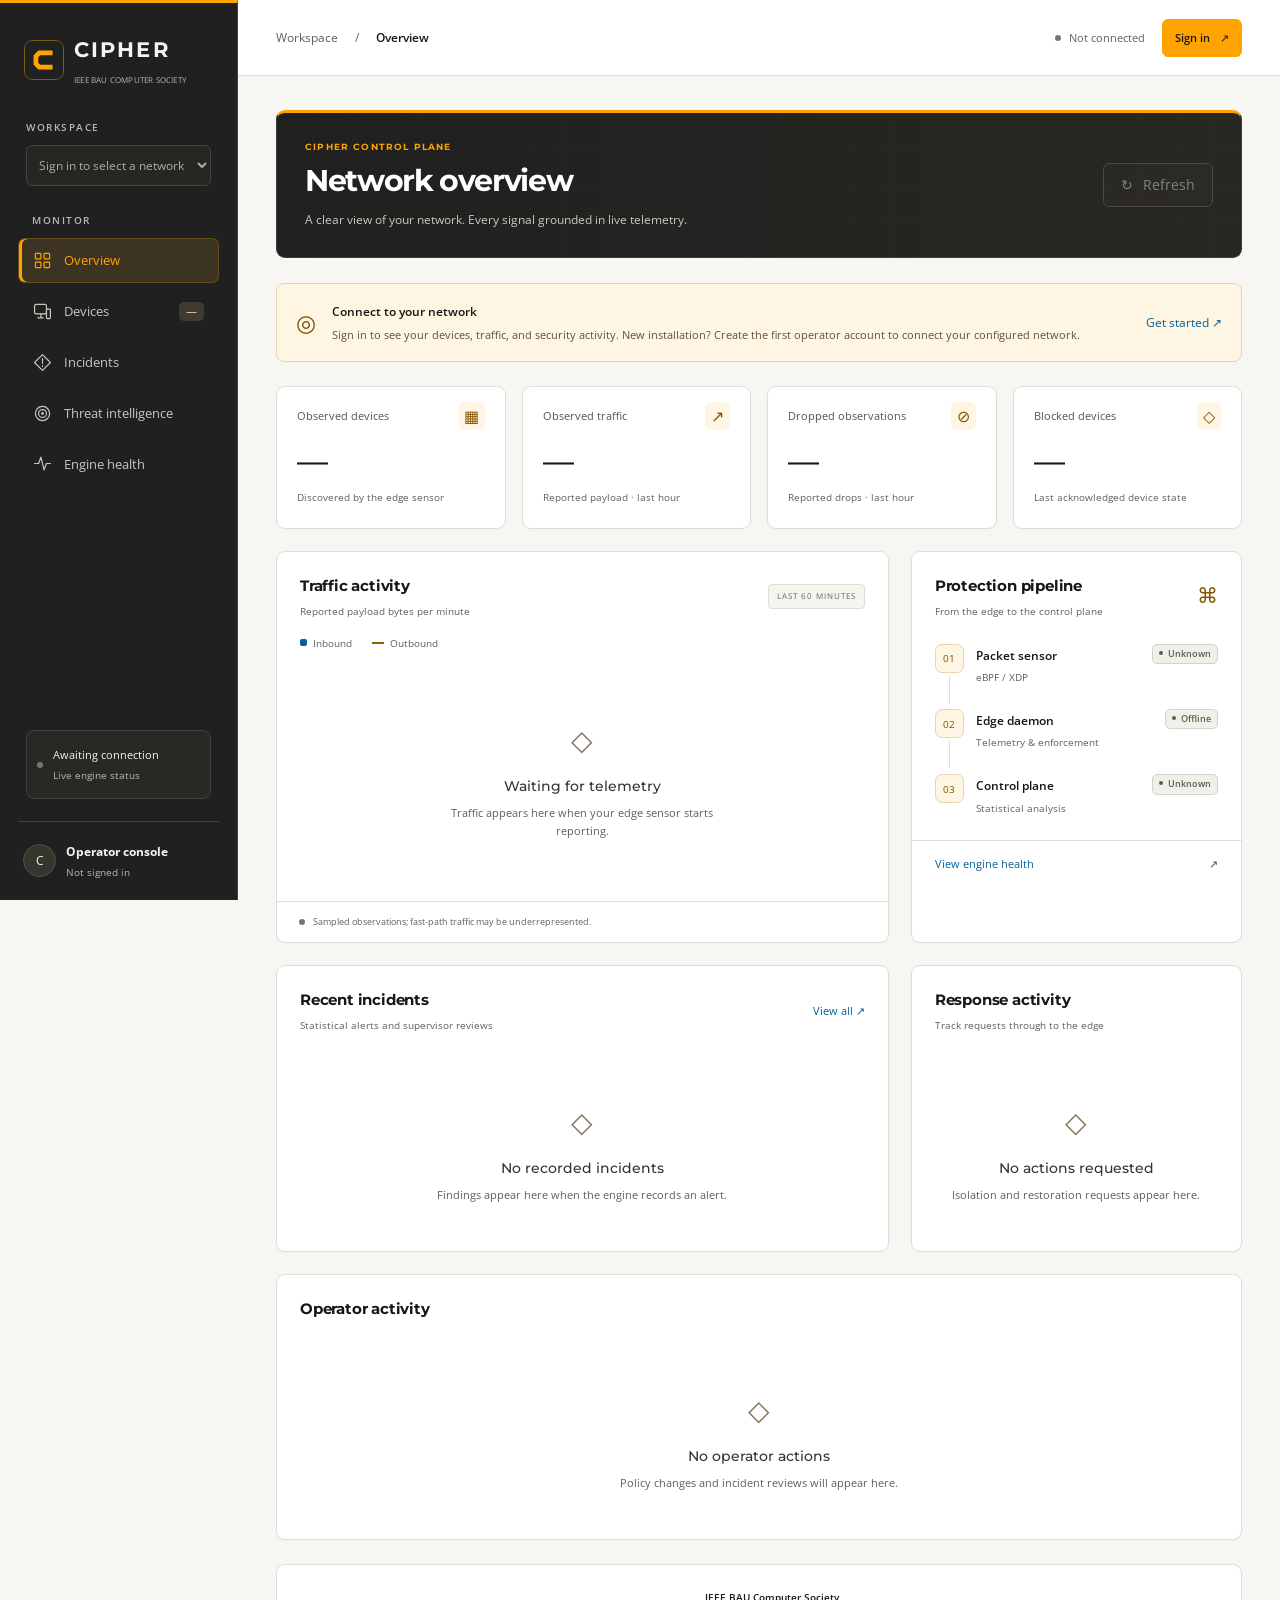
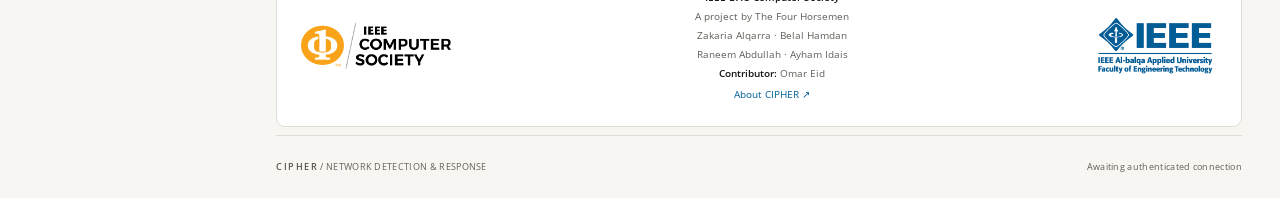
<file: ui-dashboard/index.html>
<!doctype html>
<html lang="en">
  <head>
<meta name="author" content="Zakaria Alqarra; Belal Hamdan; Raneem Abdullah; Ayham Idais (The Four Horsemen)">
    <meta charset="utf-8" />
    <meta name="viewport" content="width=device-width, initial-scale=1" />
    <meta name="color-scheme" content="light" />
    <meta name="theme-color" content="#202020" />
    <title>CIPHER · Network operations</title>
    <link rel="icon" href="assets/cipher-logo.svg" type="image/svg+xml" />
    <link rel="stylesheet" href="assets/brand/brand.css" />
    <link rel="stylesheet" href="styles.css" />
    <script src="app.js" defer></script>
  </head>
  <body>
    <a class="skip" href="#main">Skip to content</a>
    <div class="shell">
      <aside id="sidebar">
        <button
          id="sidebar-close"
          class="icon-button"
          aria-label="Close navigation"
        >
          ×
        </button>
        <a href="#overview" class="brand" aria-label="CIPHER overview"
          ><img class="brand-mark" src="assets/cipher-logo.svg" width="40" height="40" alt="" />
          <span>CIPHER<small>IEEE BAU COMPUTER SOCIETY</small></span></a
        >
        <div class="network-picker">
          <label for="network">WORKSPACE</label
          ><select id="network" disabled>
            <option>Sign in to select a network</option>
          </select>
        </div>
        <p class="nav-label">MONITOR</p>
        <nav aria-label="Main navigation">
          <a href="#overview" data-view="overview" class="selected"
            ><svg class="nav-icon" viewBox="0 0 24 24" aria-hidden="true"><rect x="3" y="3" width="7" height="7" rx="1"/><rect x="14" y="3" width="7" height="7" rx="1"/><rect x="3" y="14" width="7" height="7" rx="1"/><rect x="14" y="14" width="7" height="7" rx="1"/></svg> Overview</a
          >
          <a href="#devices" data-view="devices"
            ><svg class="nav-icon" viewBox="0 0 24 24" aria-hidden="true"><rect x="2" y="3" width="15" height="12" rx="2"/><path d="M6 20h7m-3-5v5"/><rect x="17" y="9" width="5" height="12" rx="1"/></svg> Devices
            <span id="nav-count" class="count">—</span></a
          >
          <a href="#incidents" data-view="incidents"
            ><svg class="nav-icon" viewBox="0 0 24 24" aria-hidden="true"><path d="m12 2 10 10-10 10L2 12Z"/><path d="M12 7v6m0 3v1"/></svg> Incidents</a
          >
          <a href="#intelligence" data-view="intelligence"
            ><svg class="nav-icon" viewBox="0 0 24 24" aria-hidden="true"><circle cx="12" cy="12" r="9"/><circle cx="12" cy="12" r="5"/><circle cx="12" cy="12" r="1"/></svg> Threat intelligence</a
          >
          <a href="#engine" data-view="engine"
            ><svg class="nav-icon" viewBox="0 0 24 24" aria-hidden="true"><path d="M2 12h5l3-8 4 16 3-8h5"/></svg> Engine health</a
          >
        </nav>
        <div class="sidebar-bottom">
          <div class="edge-mini">
            <span class="dot" id="edge-dot"></span>
            <div id="edge-summary">
              Awaiting connection<small>Live engine status</small>
            </div>
          </div>
          <div class="profile">
            <span class="avatar" id="avatar">C</span>
            <div>
              <strong id="username">Operator console</strong
              ><small id="role">Not signed in</small>
            </div>
            <button
              id="logout"
              class="icon-button"
              title="Sign out"
              aria-label="Sign out"
              hidden
            >
              ↗
            </button>
          </div>
        </div>
      </aside>
      <div class="workspace">
        <header>
          <div class="breadcrumb">
            <button
              id="menu"
              class="icon-button"
              aria-label="Toggle navigation"
              aria-controls="sidebar"
              aria-expanded="false"
            >
              ☰</button
            ><span>Workspace</span><span>/</span
            ><strong id="breadcrumb">Overview</strong>
          </div>
          <div class="header-actions">
            <span id="connection" class="connection"
              ><i class="dot"></i> Not connected</span
            ><button id="auth-open" class="button small">
              Sign in <span>↗</span>
            </button>
          </div>
        </header>
        <main id="main" tabindex="-1">
          <div class="page-heading">
            <div>
              <div class="eyebrow">CIPHER CONTROL PLANE</div>
              <h1 id="page-title">Network overview</h1>
              <p id="page-description">
                A clear view of your network. Every signal grounded in live
                telemetry.
              </p>
            </div>
            <button id="refresh" class="button secondary" disabled>
              <span>↻</span> Refresh
            </button>
          </div>
          <div id="notice" class="notice" role="status">
            <span class="notice-symbol">◎</span>
            <div>
              <strong>Connect to your network</strong>
              <p>
                Sign in to see your devices, traffic, and security activity. New
                installation? Create the first operator account to connect your
                configured network.
              </p>
            </div>
            <button class="text-button" id="notice-auth">Get started ↗</button>
          </div>
          <section id="view-overview" class="view">
            <div class="metrics">
              <article class="metric">
                <div>Observed devices <span>▦</span></div>
                <strong id="metric-devices">—</strong
                ><small id="metric-active">Discovered by the edge sensor</small>
              </article>
              <article class="metric">
                <div>Observed traffic <span>↗</span></div>
                <strong id="metric-traffic">—</strong
                ><small>Reported payload · last hour</small>
              </article>
              <article class="metric">
                <div>Dropped observations <span>⊘</span></div>
                <strong id="metric-drops">—</strong
                ><small>Reported drops · last hour</small>
              </article>
              <article class="metric">
                <div>Blocked devices <span>◇</span></div>
                <strong id="metric-blocked">—</strong
                ><small>Last acknowledged device state</small>
              </article>
            </div>
            <div class="overview-grid">
              <article class="panel traffic-panel">
                <div class="panel-heading">
                  <div>
                    <h2>Traffic activity</h2>
                    <p>Reported payload bytes per minute</p>
                  </div>
                  <span class="subtle-tag">LAST 60 MINUTES</span>
                </div>
                <div class="chart-legend">
                  <span><i class="swatch inbound"></i> Inbound</span
                  ><span><i class="swatch outbound"></i> Outbound</span>
                </div>
                <div id="traffic-chart" class="chart empty">
                  <div>
                    <span class="empty-icon">⌁</span>
                    <h3>Waiting for telemetry</h3>
                    <p>
                      Traffic appears here when your edge sensor starts
                      reporting.
                    </p>
                  </div>
                </div>
                <div class="panel-foot">
                  <span class="dot"></span> Sampled observations; fast-path
                  traffic may be underrepresented.
                </div>
              </article>
              <article class="panel health-panel">
                <div class="panel-heading">
                  <div>
                    <h2>Protection pipeline</h2>
                    <p>From the edge to the control plane</p>
                  </div>
                  <span class="tiny-icon">⌘</span>
                </div>
                <div id="pipeline" class="pipeline"></div>
                <a href="#engine" class="panel-link"
                  >View engine health <span>↗</span></a
                >
              </article>
            </div>
            <div class="overview-grid lower">
              <article class="panel">
                <div class="panel-heading">
                  <div>
                    <h2>Recent incidents</h2>
                    <p>Statistical alerts and supervisor reviews</p>
                  </div>
                  <a href="#incidents" class="text-link">View all ↗</a>
                </div>
                <div id="recent-incidents" class="empty compact">
                  <div>
                    <span class="empty-icon">◇</span>
                    <h3>No incident data yet</h3>
                    <p>Recorded findings will appear here.</p>
                  </div>
                </div>
              </article>
              <article class="panel">
                <div class="panel-heading">
                  <div>
                    <h2>Response activity</h2>
                    <p>Track requests through to the edge</p>
                  </div>
                </div>
                <div id="recent-commands" class="empty compact">
                  <div>
                    <span class="empty-icon">↳</span>
                    <h3>No actions requested</h3>
                    <p>Isolation and restoration requests appear here.</p>
                  </div>
                </div>
              </article>
            </div>
          </section>
          <section id="view-devices" class="view" hidden>
            <article class="panel">
              <div class="panel-heading">
                <div>
                  <h2>Device inventory</h2>
                  <p>Devices observed by your network sensor</p>
                </div>
                <button id="export" class="button secondary small" disabled>
                  ↓ Export CSV
                </button>
              </div>
              <div class="table-toolbar">
                <label class="search"
                  ><span>⌕</span
                  ><input
                    id="device-search"
                    type="search"
                    placeholder="Search MAC, IP, or hostname"
                    aria-label="Search devices" /></label
                ><select id="device-filter" aria-label="Filter device state">
                  <option value="trusted">Trusted devices</option><option value="all" selected>All states</option>
                  <option value="allowed">Allowed</option>
                  <option value="blocked">Blocked</option>
                  <option value="suspicious">Suspicious</option></select
                ><span id="device-result-count" class="muted"></span>
              </div>
              <div class="table-scroll" tabindex="0" role="region" aria-label="Device inventory, scroll for more columns">
                <table>
                  <thead>
                    <tr>
                      <th>Device</th>
                      <th>IP address</th>
                      <th>Last confirmed state</th>
                      <th>Last seen</th>
                      <th>Response</th>
                    </tr>
                  </thead>
                  <tbody id="devices-body"></tbody>
                </table>
              </div>
            </article>
            <p class="footnote">
              Device names and IP addresses appear only when the sensor provides
              them. Requests remain pending until the daemon acknowledges the
              kernel map update.
            </p>
          </section>
          <section id="view-incidents" class="view" hidden>
            <article class="panel">
              <div class="panel-heading">
                <div>
                  <h2>Incident history</h2>
                  <p>Latest 100 recorded engine findings</p>
                </div>
                <label class="search"
                  ><span>⌕</span
                  ><input
                    id="incident-search"
                    type="search"
                    placeholder="Search findings"
                    aria-label="Search incidents"
                /></label>
              </div>
              <div id="incidents-list"></div>
            </article>
          </section>
          <section id="view-intelligence" class="view" hidden>
            <div class="notice neutral">
              <span class="notice-symbol">◎</span>
              <div>
                <strong>Explicitly configured indicators</strong>
                <p>
                  These indicators come from the server’s configured
                  intelligence file and are sent when a sensor connects. No
                  sample indicators or generated blocklists are included.
                </p>
              </div>
            </div>
            <div class="overview-grid equal">
              <article class="panel">
                <div class="panel-heading">
                  <h2>Blocked IP addresses</h2>
                  <span id="ip-count" class="count">0</span>
                </div>
                <ul id="intel-ips" class="indicator-list"></ul>
              </article>
              <article class="panel">
                <div class="panel-heading">
                  <h2>Domain filter</h2>
                  <span id="domain-count" class="count">0</span>
                </div>
                <ul id="intel-domains" class="indicator-list"></ul>
              </article>
            </div>
          </section>
          <section id="view-engine" class="view" hidden>
            <article class="panel">
              <div class="panel-heading">
                <div>
                  <h2>Engine status</h2>
                  <p>Reported health, configuration, and telemetry freshness</p>
                </div>
              </div>
              <div id="engine-actions" class="engine-actions"></div><p class="footnote">Permanent trust prevents automatic device isolation while retaining alerts. Packet-level filters remain active.</p><div id="engine-details" class="engine-details"></div>
            </article>
            <article class="panel engine-notes">
              <h2>How your data reaches CIPHER</h2>
              <div class="architecture">
                <span
                  >01 <strong>eBPF / XDP</strong
                  ><small>Packet metadata</small></span
                ><b>→</b
                ><span
                  >02 <strong>Rust daemon</strong
                  ><small>10-second summaries</small></span
                ><b>→</b
                ><span
                  >03 <strong>Control plane</strong
                  ><small>Analysis & response</small></span
                >
              </div>
              <p>
                The dashboard refreshes every three seconds. Traffic totals
                describe received observations, not full wire throughput. The
                statistical engine builds a baseline from 50 reports per device;
                deeper review requires a configured LLM supervisor.
              </p>
            </article>
          </section>
          <section class="panel"><div class="panel-heading"><h2>Operator activity</h2></div><div id="operator-activity" tabindex="0" role="region" aria-label="Operator activity"></div></section>
          <div class="project-identity" role="group" aria-label="Project organizations">
            <img src="assets/brand/logos/ieee-computer-society.png" width="150" height="46" alt="IEEE Computer Society" />
            <p><strong>IEEE BAU Computer Society</strong><span>A project by The Four Horsemen</span>
              <span>Zakaria Alqarra · Belal Hamdan</span><span>Raneem Abdullah · Ayham Idais</span>
              <span><strong>Contributor:</strong> Omar Eid</span>
              <a href="https://belalhamdan.com/cipher/" target="_blank" rel="noopener noreferrer">About CIPHER <span aria-hidden="true">↗</span></a></p>
            <img class="branch-logo" src="assets/brand/logos/ieee-bau-branch.png" width="124" height="61" alt="IEEE Al-Balqa Applied University, Faculty of Engineering Technology student branch" />
          </div>
          <footer>
            <span><b>CIPHER</b> / NETWORK DETECTION & RESPONSE</span
            ><span id="last-updated">Awaiting authenticated connection</span>
          </footer>
        </main>
      </div>
    </div>
    <dialog id="auth-dialog" aria-labelledby="auth-title" aria-describedby="auth-description">
      <form id="auth-form">
        <img class="auth-mark" src="assets/cipher-logo.svg" width="44" height="44" alt="" />
        <div class="dialog-heading">
          <div>
            <div class="eyebrow">OPERATOR ACCESS</div>
            <h2 id="auth-title">Welcome to CIPHER</h2>
          </div>
          <button
            type="button"
            id="auth-close"
            class="icon-button"
            aria-label="Close sign in"
          >
            ×
          </button>
        </div>
        <p id="auth-description">Sign in to your network workspace.</p>
        <label
          >Username<input
            id="auth-username"
            autocomplete="username"
            required
            maxlength="100" /></label
        ><label id="email-label" hidden
          >Email<input
            id="auth-email"
            type="email"
            autocomplete="email" /></label
        ><label
          >Password<input
            id="auth-password"
            type="password"
            autocomplete="current-password"
            required
        /></label>
        <p id="auth-error" class="error-message" role="alert"></p>
        <button id="auth-submit" class="button full" type="submit">
          Sign in →</button
        ><button id="auth-toggle" class="text-button full" type="button">
          New installation? Create an account
        </button>
        <p id="signup-note" class="footnote" hidden>
          The first account is assigned administrator access to the configured
          network. Further accounts need a network assignment.
        </p>
      </form>
    </dialog>
    <dialog id="action-dialog" aria-labelledby="action-title" aria-describedby="action-description">
      <form id="action-form">
        <div class="dialog-heading">
          <h2 id="action-title">Isolate device?</h2>
          <button
            type="button"
            id="action-close"
            class="icon-button"
            aria-label="Cancel action"
          >
            ×
          </button>
        </div>
        <p id="action-description"></p>
        <p id="action-error" class="error-message" role="alert"></p>
        <div class="dialog-actions">
          <button type="button" id="action-cancel" class="button secondary">
            Cancel</button
          ><button id="action-submit" class="button" type="submit">
            Send request
          </button>
        </div>
      </form>
    </dialog>
    <div id="toast" role="status" aria-live="polite" hidden></div>
  </body>
</html>
</file>
<file: ui-dashboard/assets/brand/brand.css>
/* Generated by scripts/build_brand.py; edit theme.json for shared colors. */
@font-face {
  font-family: "Montserrat";
  src: url("fonts/Montserrat-Medium.ttf") format("truetype");
  font-style: normal;
  font-weight: 500;
  font-display: swap;
}
@font-face {
  font-family: "Montserrat";
  src: url("fonts/Montserrat-Bold.ttf") format("truetype");
  font-style: normal;
  font-weight: 700;
  font-display: swap;
}
@font-face {
  font-family: "Open Sans";
  src: url("fonts/OpenSans-Regular.ttf") format("truetype");
  font-style: normal;
  font-weight: 400;
  font-display: swap;
}
@font-face {
  font-family: "Open Sans";
  src: url("fonts/OpenSans-SemiBold.ttf") format("truetype");
  font-style: normal;
  font-weight: 600;
  font-display: swap;
}
@font-face {
  font-family: "Open Sans";
  src: url("fonts/OpenSans-Bold.ttf") format("truetype");
  font-style: normal;
  font-weight: 700;
  font-display: swap;
}
:root {
  --orange: #FFA300;
  --blue: #00629B;
  --dark: #202020;
  --ink: #171717;
  --muted: #4A4A4A;
  --line: #D5D5D5;
  --pale: #FFF5E3;
  --heading-font: "Montserrat", sans-serif;
  --body-font: "Open Sans", sans-serif;
}
</file>
<file: ui-dashboard/styles.css>
/* Operator console: shared CS identity, with separate semantic status colors. */
:root {
  color-scheme: light;
  --bg: #f7f6f2;
  --panel: #ffffff;
  --sidebar: var(--dark);
  --line: #deddd6;
  --text: var(--ink);
  --muted: #60605a;
  --accent: var(--orange);
  --accent-text: #805500;
  --success: #2f6b45;
  --amber: #805500;
  --red: #a4373f;
  --series-in: var(--blue);
  --series-out: #946000;
  --font: var(--body-font);
  font: 14px/1.6 var(--font);
  color: var(--text);
  background: var(--bg);
  font-synthesis: none;
}
* {
  box-sizing: border-box;
}
body {
  margin: 0;
}
button,
input,
select {
  font: inherit;
}
button,
a,
input,
select {
  -webkit-tap-highlight-color: transparent;
}
button,
a {
  touch-action: manipulation;
}
a {
  color: inherit;
  text-decoration: none;
}
button {
  cursor: pointer;
}
button:disabled {
  cursor: not-allowed;
  opacity: 0.45;
}
[hidden] {
  display: none !important;
}
:focus-visible {
  outline: 3px solid var(--blue);
  outline-offset: 4px;
}
h1, h2, h3, p { margin: 0; }
h1, h2, h3 { font-family: var(--heading-font); }
h1 {
  font-size: 30px;
  font-weight: 700;
  letter-spacing: -1px;
  line-height: 1.35;
}
h2 {
  font-size: 15px;
  font-weight: 700;
  letter-spacing: -0.2px;
}
h3 {
  font-size: 14px;
  font-weight: 500;
}
.shell {
  display: flex;
  min-height: 100vh;
}
aside {
  position: fixed;
  inset: 0 auto 0 0;
  width: 238px;
  background: var(--sidebar);
  border-right: 1px solid var(--line);
  padding: 30px 18px 0;
  display: flex;
  flex-direction: column;
  z-index: 20;
}
.brand {
  display: flex;
  align-items: center;
  gap: 12px;
  padding: 0 12px;
  font-weight: 700;
  font-size: 23px;
  letter-spacing: 3px;
}
.brand small {
  display: block;
  color: var(--muted);
  font-size: 8px;
  letter-spacing: 2.2px;
  font-weight: 500;
}
.brand-mark {
  position: relative;
  border: 1.5px solid var(--accent);
  border-radius: 12px;
  color: var(--accent-text);
  height: 40px;
  width: 40px;
  text-align: center;
  font-size: 27px;
  line-height: 37px;
  letter-spacing: 0;
}
.brand-mark span {
  position: absolute;
  right: 0;
  top: 4px;
  background: var(--sidebar);
  font-size: 18px;
  line-height: 24px;
}
.network-picker {
  margin: 35px 8px 26px;
}
.network-picker label,
.nav-label {
  display: block;
  font-size: 10px;
  font-weight: 600;
  letter-spacing: 1.5px;
  color: #b8b8ae;
  margin-bottom: 10px;
}
.network-picker select {
  width: 100%;
  font-size: 12px;
  padding: 10px 8px;
}
.nav-label {
  margin-left: 14px;
}
nav {
  display: grid;
  gap: 6px;
}
nav a {
  padding: 11px 14px;
  border-radius: 7px;
  color: #c7c7bc;
  display: flex;
  gap: 12px;
  align-items: center;
  font-size: 13px;
}
nav a:hover {
  background: #30302c;
  color: var(--text);
}
nav a.selected {
  background: #3c3323;
  color: var(--accent-text);
}
.nav-icon {
  font-size: 20px;
  width: 21px;
  text-align: center;
  line-height: 1;
}
.count {
  padding: 1px 7px;
  background: #f0efe9;
  border-radius: 5px;
  color: #55554d;
  font-size: 11px;
  font-variant-numeric: tabular-nums;
}
nav .count {
  margin-left: auto;
}
.sidebar-bottom {
  margin-top: auto;
}
.edge-mini {
  margin: 30px 8px 22px;
  padding: 15px 10px;
  border: 1px solid var(--line);
  border-radius: 8px;
  display: flex;
  gap: 10px;
  font-size: 11px;
  align-items: center;
}
.edge-mini small,
.profile small {
  display: block;
  color: var(--muted);
  font-size: 10px;
  margin-top: 3px;
}
.dot {
  display: inline-block;
  width: 6px;
  height: 6px;
  flex-shrink: 0;
  border-radius: 50%;
  background: #77776d;
}
.dot.online {
  background: var(--success);
  box-shadow: 0 0 0 4px #a6d57012;
}
.dot.warning {
  background: var(--amber);
}
.profile {
  display: flex;
  align-items: center;
  gap: 10px;
  border-top: 1px solid var(--line);
  padding: 20px 5px;
}
.profile strong {
  font-size: 12px;
  display: block;
  max-width: 120px;
  overflow: hidden;
  text-overflow: ellipsis;
}
.avatar {
  display: grid;
  place-items: center;
  background: #37362e;
  border: 1px solid #545146;
  width: 33px;
  height: 33px;
  border-radius: 50%;
  font-size: 12px;
}
.profile button {
  margin-left: auto;
}
.workspace {
  margin-left: 238px;
  width: calc(100% - 238px);
  min-width: 0;
}
header {
  height: 76px;
  border-bottom: 1px solid var(--line);
  display: flex;
  justify-content: space-between;
  align-items: center;
  padding: 0 38px;
}
.breadcrumb,
.header-actions {
  display: flex;
  align-items: center;
  gap: 17px;
  font-size: 12px;
}
.breadcrumb {
  color: var(--muted);
}
.breadcrumb strong {
  color: var(--text);
  font-weight: 500;
}
.connection {
  font-size: 11px;
  color: var(--muted);
  display: flex;
  align-items: center;
  gap: 8px;
}
.button {
  border: 1px solid var(--accent);
  border-radius: 6px;
  background: var(--accent);
  color: var(--ink);
  font-weight: 600;
  padding: 10px 17px;
  display: inline-flex;
  gap: 10px;
  align-items: center;
  justify-content: center;
}
.button:hover {
  filter: brightness(1.08);
}
.button.secondary {
  background: #ffffff;
  border-color: #c8c6bc;
  color: var(--text);
  font-weight: 500;
}
.button.small {
  font-size: 11px;
  padding: 7px 12px;
}
.button.danger {
  background: #fff0ef;
  border-color: #d5a5a2;
  color: var(--red);
}
.icon-button {
  min-width: 36px;
  min-height: 36px;
  border: 0;
  background: none;
  color: var(--muted);
  padding: 5px;
  font-size: 20px;
  line-height: 1.2;
}
.text-button {
  border: 0;
  background: none;
  color: var(--accent-text);
  font-size: 12px;
  padding: 8px 0;
}
.text-link {
  font-size: 11px;
  color: var(--muted);
  white-space: nowrap;
}
.text-link:hover {
  color: var(--accent-text);
}
#menu {
  display: none;
}
main {
  padding: 34px 38px 0;
  max-width: 1640px;
  margin: auto;
}
.page-heading {
  display: flex;
  justify-content: space-between;
  gap: 20px;
  align-items: center;
  margin-bottom: 25px;
}
.eyebrow {
  font-size: 9px;
  font-weight: 600;
  letter-spacing: 1.8px;
  color: var(--accent-text);
  margin-bottom: 7px;
}
.page-heading p {
  font-size: 12px;
  color: var(--muted);
  margin-top: 7px;
}
.notice {
  display: flex;
  align-items: center;
  gap: 16px;
  background: #fff5e3;
  border: 1px solid #e9d5ab;
  border-radius: 8px;
  padding: 16px 19px;
  margin-bottom: 24px;
}
.notice strong {
  font-size: 12px;
  font-weight: 600;
}
.notice p {
  color: #60523d;
  font-size: 11px;
  line-height: 1.7;
  margin-top: 3px;
}
.notice-symbol {
  font-size: 23px;
  color: var(--accent-text);
}
.notice .text-button {
  white-space: nowrap;
  margin-left: auto;
}
.notice.warning {
  background: #fff5e3;
  border-color: #d5b97d;
}
.notice.warning .notice-symbol {
  color: var(--amber);
}
.notice.neutral {
  background: var(--panel);
  border-color: var(--line);
}
.metrics {
  display: grid;
  grid-template-columns: repeat(4, minmax(0, 1fr));
  gap: 16px;
  margin-bottom: 22px;
}
.metric {
  border: 1px solid var(--line);
  background: var(--panel);
  border-radius: 9px;
  padding: 20px;
}
.metric > div {
  display: flex;
  justify-content: space-between;
  gap: 8px;
  color: #55554d;
  font-size: 11px;
}
.metric > div span {
  font-size: 16px;
  color: #805500;
  line-height: 1;
}
.metric > strong {
  display: block;
  font-size: 31px;
  font-weight: 500;
  letter-spacing: -1px;
  margin: 12px 0 5px;
  line-height: 1.25;
  font-variant-numeric: tabular-nums;
}
.metric small {
  color: var(--muted);
  font-size: 10px;
}
.overview-grid {
  display: grid;
  grid-template-columns: minmax(0, 1.85fr) minmax(270px, 1fr);
  gap: 22px;
  margin-bottom: 22px;
}
.overview-grid.equal {
  grid-template-columns: 1fr 1fr;
}
.panel {
  border: 1px solid var(--line);
  border-radius: 9px;
  background: var(--panel);
  overflow: hidden;
}
.panel-heading {
  display: flex;
  align-items: center;
  justify-content: space-between;
  gap: 16px;
  padding: 22px 23px 16px;
}
.panel-heading p {
  font-size: 10px;
  color: var(--muted);
  margin-top: 5px;
}
.subtle-tag {
  font-size: 8px;
  letter-spacing: 1px;
  background: #f5f4ef;
  border: 1px solid #deddd6;
  padding: 5px 8px;
  border-radius: 4px;
  color: #666357;
  white-space: nowrap;
}
.chart-legend {
  display: flex;
  gap: 20px;
  font-size: 10px;
  color: var(--muted);
  padding: 0 23px;
}
.chart-legend span {
  display: flex;
  align-items: center;
  gap: 6px;
}
.swatch {
  width: 7px;
  height: 7px;
  border-radius: 50%;
  display: inline-block;
}
.inbound {
  background: var(--series-in);
}
.outbound {
  background: var(--series-out);
}
.chart {
  height: 237px;
  margin: 8px 22px 5px;
  position: relative;
}
.chart svg {
  width: 100%;
  height: 100%;
  overflow: visible;
}
.chart text {
  fill: var(--muted);
  font-size: 10px;
}
.empty {
  display: flex;
  align-items: center;
  justify-content: center;
  text-align: center;
  padding: 24px;
  color: var(--muted);
}
.empty p {
  font-size: 11px;
  max-width: 310px;
  margin: 7px auto 0;
  color: var(--muted);
}
.empty h3 {
  color: #35352f;
}
.empty-icon {
  font-size: 28px;
  display: block;
  color: #84785e;
  margin: 2px 0 13px;
}
.empty.compact {
  min-height: 202px;
}
.panel-foot {
  border-top: 1px solid var(--line);
  display: flex;
  align-items: center;
  gap: 8px;
  padding: 13px 22px;
  font-size: 9px;
  color: var(--muted);
}
.pipeline {
  padding: 9px 23px 12px;
}
.pipeline-row {
  display: flex;
  align-items: flex-start;
  gap: 12px;
  position: relative;
  padding: 0 0 24px;
}
.pipeline-row:last-child {
  padding-bottom: 12px;
}
.pipeline-row:not(:last-child):before {
  content: "";
  position: absolute;
  left: 14px;
  top: 32px;
  bottom: 5px;
  width: 1px;
  background: var(--line);
}
.pipeline-step {
  height: 29px;
  width: 29px;
  background: var(--pale);
  border: 1px solid #e9d5ab;
  border-radius: 7px;
  display: grid;
  place-items: center;
  font-size: 10px;
  color: #805500;
  flex-shrink: 0;
}
.pipeline-row strong {
  font-size: 12px;
  font-weight: 500;
}
.pipeline-row small {
  display: block;
  font-size: 10px;
  color: var(--muted);
  margin-top: 3px;
}
.pipeline-row .badge {
  margin-left: auto;
  font-size: 9px;
  padding: 2px 6px;
}
.panel-link {
  display: flex;
  justify-content: space-between;
  border-top: 1px solid var(--line);
  font-size: 11px;
  padding: 14px 23px;
  color: var(--blue);
}
.panel-link:hover {
  color: var(--accent-text);
}
.tiny-icon {
  color: #805500;
  font-size: 21px;
}
.badge {
  display: inline-block;
  border: 1px solid #d5d3c8;
  background: #f0efe9;
  color: #5e5b50;
  font-size: 10px;
  padding: 3px 8px;
  border-radius: 5px;
  white-space: nowrap;
  text-transform: capitalize;
}
.badge.allowed,
.badge.applied,
.badge.online {
  color: var(--success);
  background: #edf5ed;
  border-color: #bfd4bd;
}
.badge.blocked,
.badge.failed {
  color: var(--red);
  background: #fceeee;
  border-color: #e4bfc3;
}
.badge.pending,
.badge.sent,
.badge.suspicious,
.badge.learning {
  color: var(--amber);
  background: #fff5e3;
  border-color: #e8d3a6;
}
.table-toolbar {
  display: flex;
  align-items: center;
  gap: 12px;
  padding: 8px 23px 20px;
}
.search {
  display: flex;
  align-items: center;
  gap: 8px;
  background: #fafaf7;
  border: 1px solid #c8c6bc;
  border-radius: 6px;
  padding: 0 12px;
  min-width: 0;
}
.search > span {
  font-size: 20px;
  color: var(--muted);
}
input,
select {
  color: var(--text);
  background: #fafaf7;
  border: 1px solid #c8c6bc;
  border-radius: 6px;
  padding: 10px 12px;
  min-width: 0;
}
.search input {
  border: 0;
  background: none;
  width: 240px;
  font-size: 12px;
  padding: 9px 0;
  max-width: 100%;
}
input::placeholder {
  color: #6a695f;
}
.muted {
  color: var(--muted);
  font-size: 11px;
}
.table-toolbar .muted {
  margin-left: auto;
}
.table-scroll {
  overflow: auto;
}
table {
  width: 100%;
  border-collapse: collapse;
  text-align: left;
  white-space: nowrap;
}
th {
  font-size: 10px;
  text-transform: uppercase;
  letter-spacing: 0.8px;
  color: #605e54;
  font-weight: 500;
  background: #fafaf7;
  padding: 13px 23px;
}
td {
  padding: 17px 23px;
  border-top: 1px solid var(--line);
  font-size: 12px;
}
td strong {
  font-weight: 500;
  display: block;
}
td small {
  display: block;
  color: var(--muted);
  font-size: 10px;
  margin-top: 4px;
}
.mono {
  font-family: ui-monospace, SFMono-Regular, Consolas, monospace;
  font-size: 11px;
}
td .empty {
  padding: 28px;
}
.footnote {
  color: var(--muted);
  font-size: 11px;
  line-height: 1.7;
  margin-top: 16px;
}
.incident {
  padding: 17px 23px;
  border-top: 1px solid var(--line);
}
.incident-top {
  display: flex;
  align-items: center;
  justify-content: space-between;
  gap: 12px;
}
.incident h3 {
  color: var(--text);
  font-size: 12px;
}
.incident p {
  font-size: 12px;
  line-height: 1.7;
  color: #55554d;
  margin-top: 10px;
  overflow-wrap: anywhere;
}
.incident-meta {
  display: flex;
  justify-content: space-between;
  gap: 12px;
  font-size: 10px;
  color: var(--muted);
  margin-top: 10px;
}
.command-row {
  display: flex;
  gap: 10px;
  align-items: center;
  justify-content: space-between;
  padding: 14px 23px;
  border-top: 1px solid var(--line);
  font-size: 11px;
}
.command-row small {
  display: block;
  color: var(--muted);
  font-size: 10px;
  margin-top: 4px;
}
.indicator-list {
  list-style: none;
  padding: 0 23px 22px;
  margin: 0;
}
.indicator-list li {
  border-top: 1px solid var(--line);
  padding: 13px 0;
  overflow-wrap: anywhere;
  font-family: ui-monospace, monospace;
  font-size: 12px;
  color: #44443d;
}
.engine-details {
  padding: 0 23px 16px;
}
.engine-row {
  display: flex;
  justify-content: space-between;
  gap: 20px;
  padding: 16px 0;
  border-top: 1px solid var(--line);
  font-size: 12px;
  color: var(--muted);
}
.engine-row strong {
  font-weight: 500;
  color: var(--text);
  text-align: right;
}
.engine-notes {
  margin-top: 22px;
  padding: 23px;
}
.engine-notes > p {
  font-size: 12px;
  color: var(--muted);
  line-height: 1.8;
  max-width: 850px;
}
.architecture {
  display: flex;
  align-items: center;
  gap: 25px;
  margin: 26px 0;
  color: var(--accent-text);
  font-size: 12px;
}
.architecture span {
  flex: 1;
  border: 1px solid var(--line);
  padding: 16px;
  border-radius: 6px;
}
.architecture strong {
  color: var(--text);
  display: block;
  font-weight: 500;
  margin: 5px 0;
}
.architecture small {
  color: var(--muted);
}
footer {
  display: flex;
  justify-content: space-between;
  gap: 15px;
  padding: 24px 0;
  margin-top: 8px;
  border-top: 1px solid var(--line);
  font-size: 8px;
  letter-spacing: 0.8px;
  color: var(--muted);
}
footer b {
  font-weight: 600;
  letter-spacing: 1.5px;
  color: #55554d;
}
dialog {
  max-width: 440px;
  width: calc(100% - 32px);
  background: #ffffff;
  color: var(--text);
  border: 1px solid #d0cec3;
  border-radius: 12px;
  padding: 28px;
  box-shadow: 0 20px 90px #0007;
}
dialog::backdrop {
  background: #171717a8;
  backdrop-filter: blur(5px);
}
.dialog-heading {
  display: flex;
  justify-content: space-between;
  align-items: flex-start;
  gap: 20px;
}
.dialog-heading h2 {
  font-size: 22px;
}
dialog p {
  font-size: 12px;
  color: var(--muted);
  margin: 12px 0 20px;
}
dialog label {
  display: block;
  font-size: 12px;
  color: #44443d;
  margin-top: 16px;
}
dialog input {
  display: block;
  width: 100%;
  margin-top: 7px;
}
.full {
  width: 100%;
  margin-top: 12px;
}
.dialog-actions {
  display: flex;
  justify-content: flex-end;
  gap: 10px;
}
.error-message {
  color: var(--red);
  font-size: 12px;
  min-height: 0;
}
.error-message:empty {
  display: none;
}
#toast {
  position: fixed;
  bottom: 24px;
  left: 50%;
  transform: translateX(-50%);
  z-index: 100;
  background: #242421;
  color: #ffffff;
  border: 1px solid #625b49;
  padding: 13px 22px;
  border-radius: 8px;
  font-size: 12px;
  box-shadow: 0 10px 35px #0006;
  max-width: 90vw;
}
.skip {
  position: fixed;
  top: -100px;
  left: 15px;
  z-index: 200;
  background: var(--accent);
  color: var(--ink);
  padding: 12px;
}
.skip:focus {
  top: 15px;
}
@media (min-width: 1500px) {
  main {
    padding-top: 42px;
  }
  .chart {
    height: 270px;
  }
  .pipeline-row {
    padding-bottom: 34px;
  }
}
@media (max-width: 1150px) {
  aside {
    width: 210px;
    padding-left: 12px;
    padding-right: 12px;
  }
  .workspace {
    margin-left: 210px;
    width: calc(100% - 210px);
  }
  main {
    padding: 26px 24px 0;
  }
  header {
    padding: 0 24px;
  }
  .metrics {
    gap: 10px;
  }
  .metric {
    padding: 16px;
  }
  .overview-grid {
    grid-template-columns: minmax(0, 1.4fr) minmax(255px, 1fr);
    gap: 14px;
  }
  .metric small {
    font-size: 9px;
  }
  .panel-heading {
    padding: 18px;
  }
  .panel-heading h2 {
    font-size: 14px;
  }
  .subtle-tag {
    font-size: 7px;
  }
  .pipeline {
    padding: 10px 18px;
  }
  .panel-foot {
    font-size: 8px;
  }
}
@media (max-width: 900px) {
  .metrics {
    grid-template-columns: repeat(2, minmax(0, 1fr));
  }
  .overview-grid,
  .overview-grid.equal {
    grid-template-columns: 1fr;
  }
  .chart {
    height: 250px;
  }
  .lower {
    gap: 16px;
  }
  .pipeline-row {
    padding-bottom: 25px;
  }
  .table-toolbar {
    flex-wrap: wrap;
  }
  .table-toolbar .search {
    flex: 1;
  }
  .panel-heading {
    flex-wrap: wrap;
  }
}
@media (max-width: 650px) {
  aside {
    transform: translateX(-100%);
    transition: transform 0.2s;
    width: 238px;
    box-shadow: 10px 0 40px #0006;
  }
  aside.open {
    transform: translateX(0);
  }
  .workspace {
    margin: 0;
    width: 100%;
  }
  header {
    height: 62px;
    padding: 0 18px;
  }
  .breadcrumb {
    gap: 10px;
  }
  #menu {
    display: block;
  }
  .header-actions {
    gap: 10px;
  }
  .connection {
    font-size: 9px;
  }
  .connection .dot {
    display: none;
  }
  main {
    padding: 25px 16px 0;
  }
  .page-heading {
    gap: 12px;
    align-items: flex-start;
    margin-bottom: 20px;
  }
  h1 {
    font-size: 25px;
  }
  .page-heading p {
    font-size: 11px;
  }
  .page-heading > .button {
    font-size: 10px;
    padding: 8px;
    margin-top: 20px;
  }
  .notice {
    padding: 14px;
    gap: 10px;
    flex-wrap: wrap;
  }
  .notice > div {
    flex: 1;
    min-width: 180px;
  }
  .notice .text-button {
    margin-left: 34px;
  }
  .notice p {
    font-size: 10px;
  }
  .metrics {
    gap: 10px;
  }
  .metric {
    padding: 16px 13px;
  }
  .metric > div {
    font-size: 10px;
  }
  .metric > strong {
    font-size: 28px;
  }
  .metric > div span {
    font-size: 13px;
  }
  .metric small {
    font-size: 9px;
  }
  .panel-heading {
    gap: 8px;
  }
  .chart {
    margin: 8px 15px;
    height: 215px;
  }
  .panel-foot {
    font-size: 8px;
    padding: 12px 15px;
  }
  .table-toolbar {
    padding: 8px 16px 16px;
  }
  .search input {
    width: 100%;
  }
  .panel-heading .search {
    width: 100%;
  }
  th,
  td {
    padding: 14px 16px;
  }
  .architecture {
    gap: 8px;
    flex-direction: column;
    align-items: stretch;
  }
  .architecture b {
    text-align: center;
    transform: rotate(90deg);
  }
  .architecture span {
    padding: 12px;
  }
  .engine-row {
    font-size: 11px;
  }
  .engine-row strong {
    max-width: 60%;
    overflow-wrap: anywhere;
  }
  footer {
    font-size: 7px;
    flex-wrap: wrap;
  }
  .incident-meta {
    flex-wrap: wrap;
  }
  dialog {
    padding: 22px;
  }
}
@media (prefers-reduced-motion: reduce) {
  * {
    transition: none !important;
    scroll-behavior: auto !important;
  }
}

.page-heading > div {
  min-width: 0;
}
h1 {
  overflow-wrap: anywhere;
}
.view .notice > div {
  min-width: 0;
}

.breadcrumb {
  min-width: 0;
}
.breadcrumb strong {
  min-width: 0;
  overflow: hidden;
  text-overflow: ellipsis;
  white-space: nowrap;
}
.breadcrumb > span,
.header-actions,
#menu {
  flex-shrink: 0;
}
#sidebar-close {
  display: none;
}
@media (max-width: 650px) {
  #sidebar-close {
    display: block;
    position: absolute;
    right: 8px;
    top: 8px;
  }
}

.engine-actions, .incident-actions {display:flex;flex-wrap:wrap;gap:8px;margin:16px 0;}
#devices-body td:last-child .button {margin:3px;}
.incident details {margin:12px 0;color:var(--muted,#60605a);}
.incident p.plain {color:var(--text);border-left:2px solid var(--accent);padding-left:10px;}
.incident p.plain strong {color:var(--accent);font-weight:600;}

#operator-activity {max-height: 360px; overflow: auto; padding: 0 24px;}
#operator-activity .command-row {min-width: 0;}


/* Charcoal navigation and orange rules match the public project presentation. */
#sidebar {
  --line: #42423c;
  --muted: #b8b8ae;
  --text: #f5f5ef;
  --success: #a6d570;
  color-scheme: dark;
  color: var(--text);
  border-top: 3px solid var(--accent);
  overflow-y: auto;
  scrollbar-width: thin;
}
#sidebar :focus-visible { outline-color: var(--accent); }
.brand { font-family: var(--heading-font); font-size: 21px; letter-spacing: .1em; gap: 10px; padding-inline: 6px; }
.brand small { font-family: var(--body-font); font-size: 8px; letter-spacing: .025em; margin-top: 7px; }
.brand-mark { object-fit: contain; flex-shrink: 0; border-color: #ffa30070; border-radius: 9px; }
.network-picker { margin-top: 33px; }
#network { color: #e8e8df; background: #292925; border-color: #555349; }
nav a { border: 1px solid transparent; }
nav a.selected { color: var(--accent); border-color: #ffa30036; box-shadow: inset 3px 0 var(--accent); }
nav .count { background: #3f3b31; color: #f1dcb7; }
.nav-icon { width: 19px; height: 19px; flex-shrink: 0; fill: none; stroke: currentColor; stroke-width: 1.5; stroke-linecap: round; stroke-linejoin: round; }
.sidebar-bottom { padding-top: 20px; }
.profile > div { min-width: 0; flex: 1; }
.edge-mini { background: #282824; }
header { background: #fff; }
.breadcrumb strong { font-weight: 600; }
.page-heading {
  padding: 27px 28px;
  border: 1px solid #3d3b33;
  border-top: 3px solid var(--accent);
  border-radius: 9px;
  color: #fff;
  background: linear-gradient(90deg, #202020, #292722);
  position: relative;
  overflow: hidden;
  isolation: isolate;
}
.page-heading::before { content: ''; position: absolute; inset: 0; z-index: -1; background-image: linear-gradient(#ffffff04 1px, transparent 1px), linear-gradient(90deg, #ffffff04 1px, transparent 1px); background-size: 36px 36px; }
.page-heading h1 { letter-spacing: -.045em; }
.page-heading .eyebrow { color: var(--accent); font-family: var(--heading-font); font-weight: 700; letter-spacing: .13em; }
.page-heading p { color: #c9c8bd; line-height: 1.8; max-width: 560px; }
.page-heading .button.secondary { color: #f4f0e6; border-color: #767063; background: #ffffff08; }
.page-heading :focus-visible { outline-color: var(--accent); }
.button { transition: background .15s, border-color .15s; min-height: 38px; }
.button:hover { filter: none; background: #ffc04d; }
.button.secondary:hover { background: #f4f2ea; border-color: #8b8576; }
.button.danger:hover { background: #fbe0e0; border-color: #a4373f; }
.page-heading .button.secondary:hover { background: #ffffff18; }
.text-link, .text-button { color: var(--blue); }
.text-link:hover, .text-button:hover, .panel-link:hover { color: #805500; text-decoration: underline; text-underline-offset: 4px; }
.metric { position: relative; box-shadow: 0 2px 4px #23231604; }
.metric > strong { font-family: var(--heading-font); font-weight: 500; }
.metric > div span { background: var(--pale); border-radius: 6px; padding: 6px; margin-top: -5px; }
.panel { box-shadow: 0 2px 4px #23231604; }
.pipeline-row strong, td strong, .engine-row strong { font-weight: 600; }
.inbound { border-radius: 2px; }
.outbound { border-radius: 0; height: 0; width: 12px; border-top: 2px dashed var(--series-out); background: transparent; }
.chart .chart-grid { stroke: var(--line); }
.chart .chart-area-stop { stop-color: var(--series-in); }
.chart .series-in { stroke: var(--series-in); }
.chart .series-out { stroke: var(--series-out); stroke-dasharray: 6 4; }
.badge { font-weight: 600; }
.badge + .badge { margin-left: 6px; }
.badge::before { content: ''; display: inline-block; width: 4px; height: 4px; border-radius: 50%; background: currentColor; margin-right: 5px; vertical-align: 2px; }
.table-scroll:focus-visible, #operator-activity:focus-visible { outline-offset: -3px; }
#devices-body tr:hover { background: #faf9f4; }
#devices-body td:last-child { white-space: normal; min-width: 220px; }
.search:focus-within { border-color: var(--blue); }
.incident h3 { font-size: 13px; font-weight: 700; }
.incident details { background: #f7f6f2; border: 1px solid var(--line); padding: 12px 14px; border-radius: 6px; font-size: 11px; }
.incident summary { cursor: pointer; font-weight: 600; color: var(--text); }
.incident details li { margin-top: 7px; overflow-wrap: anywhere; }
.incident p.plain { padding: 11px 14px; background: #fff8ea; border-left: 3px solid var(--accent); border-radius: 0 5px 5px 0; }
.incident p.plain strong { color: #805500; }
#engine-actions { padding: 0 23px; }
#engine-actions + .footnote { margin: 0 23px 20px; }
#operator-activity { padding: 0; }
#operator-activity .command-row { overflow-wrap: anywhere; }
main > section.panel { margin-top: 22px; }
.project-identity { margin-top: 24px; padding: 24px; background: #fff; border: 1px solid var(--line); border-radius: 9px; display: flex; justify-content: space-between; align-items: center; gap: 26px; }
.project-identity img { width: 150px; height: auto; }
.project-identity .branch-logo { width: 124px; }
.project-identity p { text-align: center; font-size: 10px; color: var(--muted); }
.project-identity strong { font-weight: 600; color: var(--text); }
.project-identity p > span { display: block; margin-top: 3px; }
.project-identity a { color: var(--blue); display: inline-block; padding-top: 5px; text-underline-offset: 3px; }
.project-identity a:hover { text-decoration: underline; }
footer { font-size: 9px; letter-spacing: .035em; }
dialog { border-top: 3px solid var(--accent); box-shadow: 0 24px 70px #00000038; }
.auth-mark { display: block; border-radius: 9px; margin-bottom: 20px; }
.dialog-heading h2 { font-weight: 700; letter-spacing: -.04em; }
#toast { border-left: 3px solid var(--accent); }
@media (max-width: 1150px) {
  .brand { font-size: 19px; gap: 8px; }
  .brand small { font-size: 8px; }
  .brand-mark { width: 36px; height: 36px; }
  .page-heading { padding: 23px; }
}
@media (max-width: 650px) {
  aside { box-shadow: none; padding-top: 54px; }
  aside.open { box-shadow: 10px 0 40px #0006; }
  .page-heading { padding: 20px 18px; gap: 14px; flex-wrap: wrap; }
  .page-heading h1 { font-size: 26px; }
  .page-heading > div { flex: 1 1 210px; }
  .page-heading > .button { margin-top: 0; font-size: 11px; }
  .project-identity { flex-wrap: wrap; gap: 20px; padding: 22px; }
  .project-identity img { width: 135px; }
  .project-identity .branch-logo { width: 104px; }
  .project-identity p { order: 3; width: 100%; text-align: left; border-top: 1px solid var(--line); padding-top: 14px; }
  .brand { font-size: 21px; }
  .brand small { font-size: 8px; }
  .connection { max-width: 130px; text-align: right; }
  .breadcrumb > span { display: none; }
  .metric small, .panel-foot { font-size: 10px; }
  .incident-top { align-items: flex-start; }
  .engine-row { gap: 12px; }
  .engine-row > span { max-width: 43%; }
  .dialog-heading h2 { font-size: 22px; }
}
@media (max-width: 360px) {
  .metrics { grid-template-columns: 1fr; }
  .project-identity { padding: 18px; gap: 16px; }
  .project-identity img { width: 125px; }
  .project-identity .branch-logo { width: 92px; }
}
@media (prefers-reduced-motion: reduce) { *, *::before, *::after { transition: none !important; scroll-behavior: auto !important; } }
</file>
